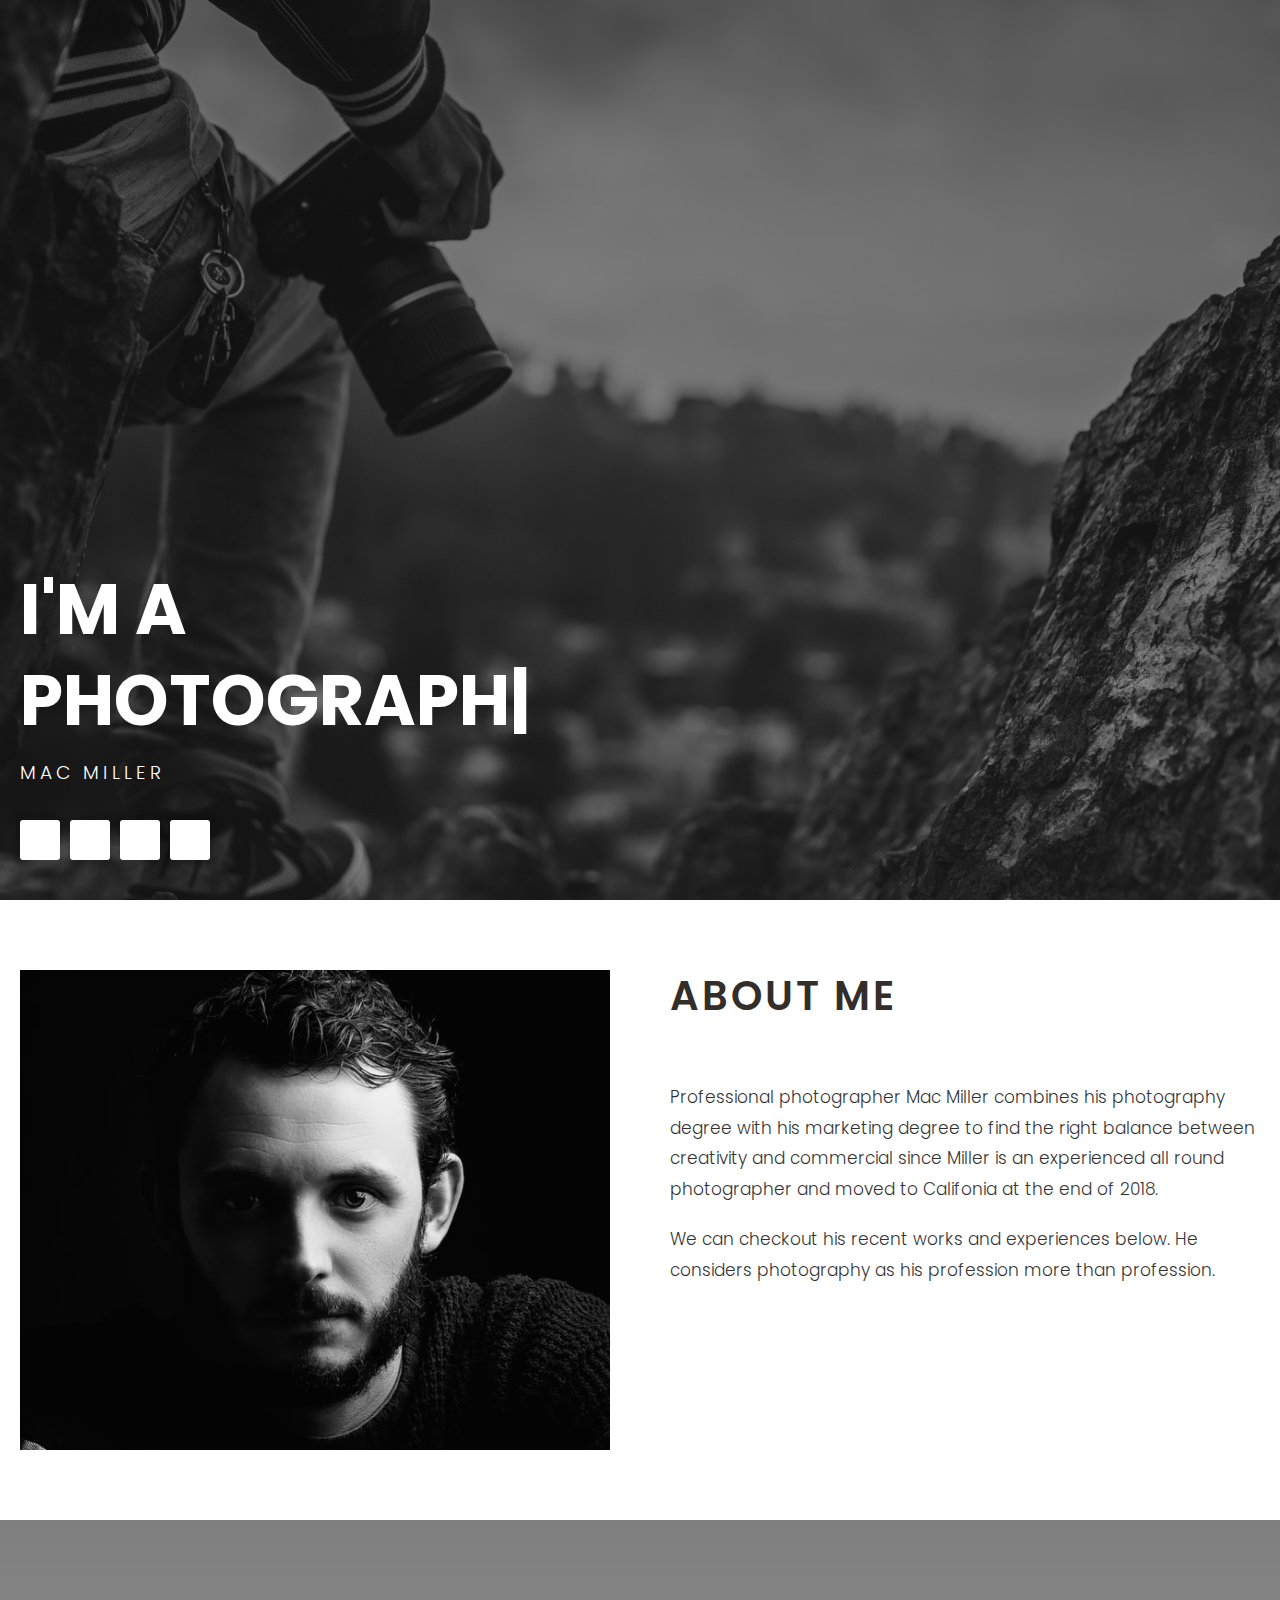
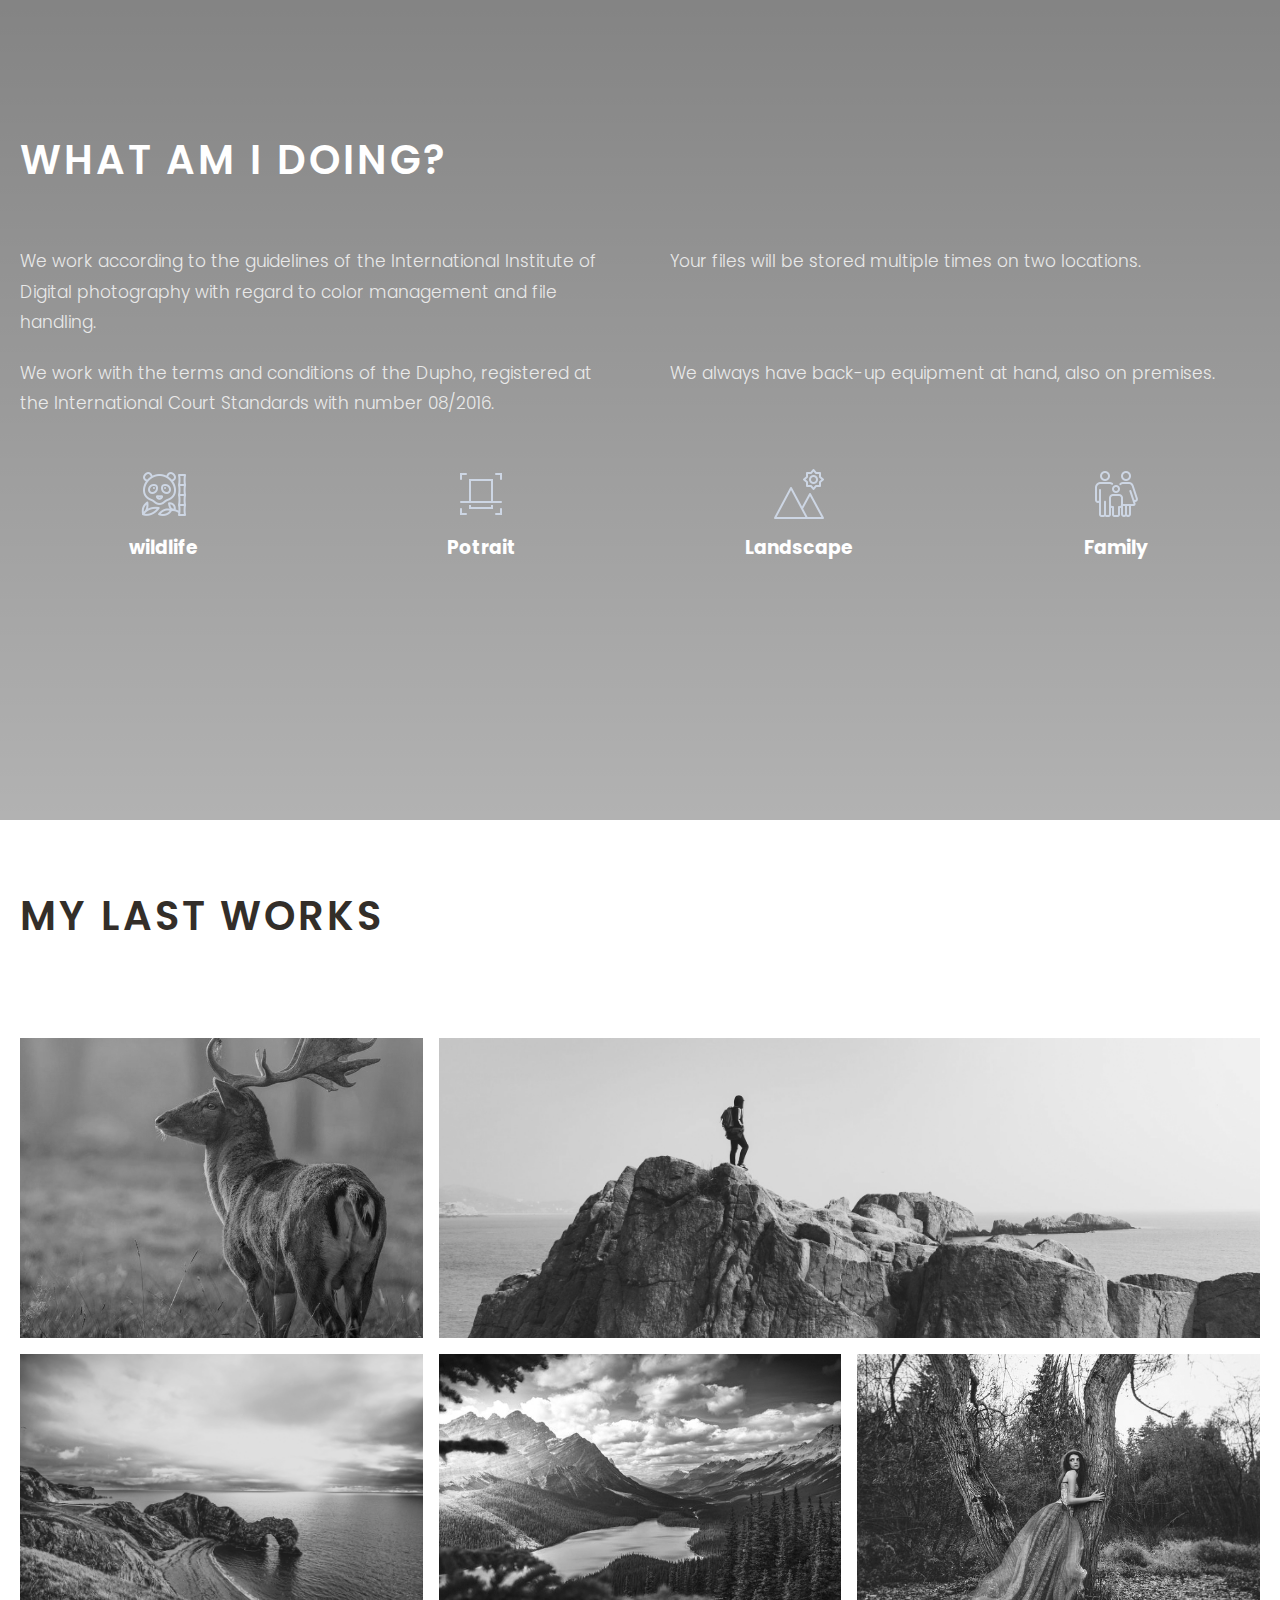
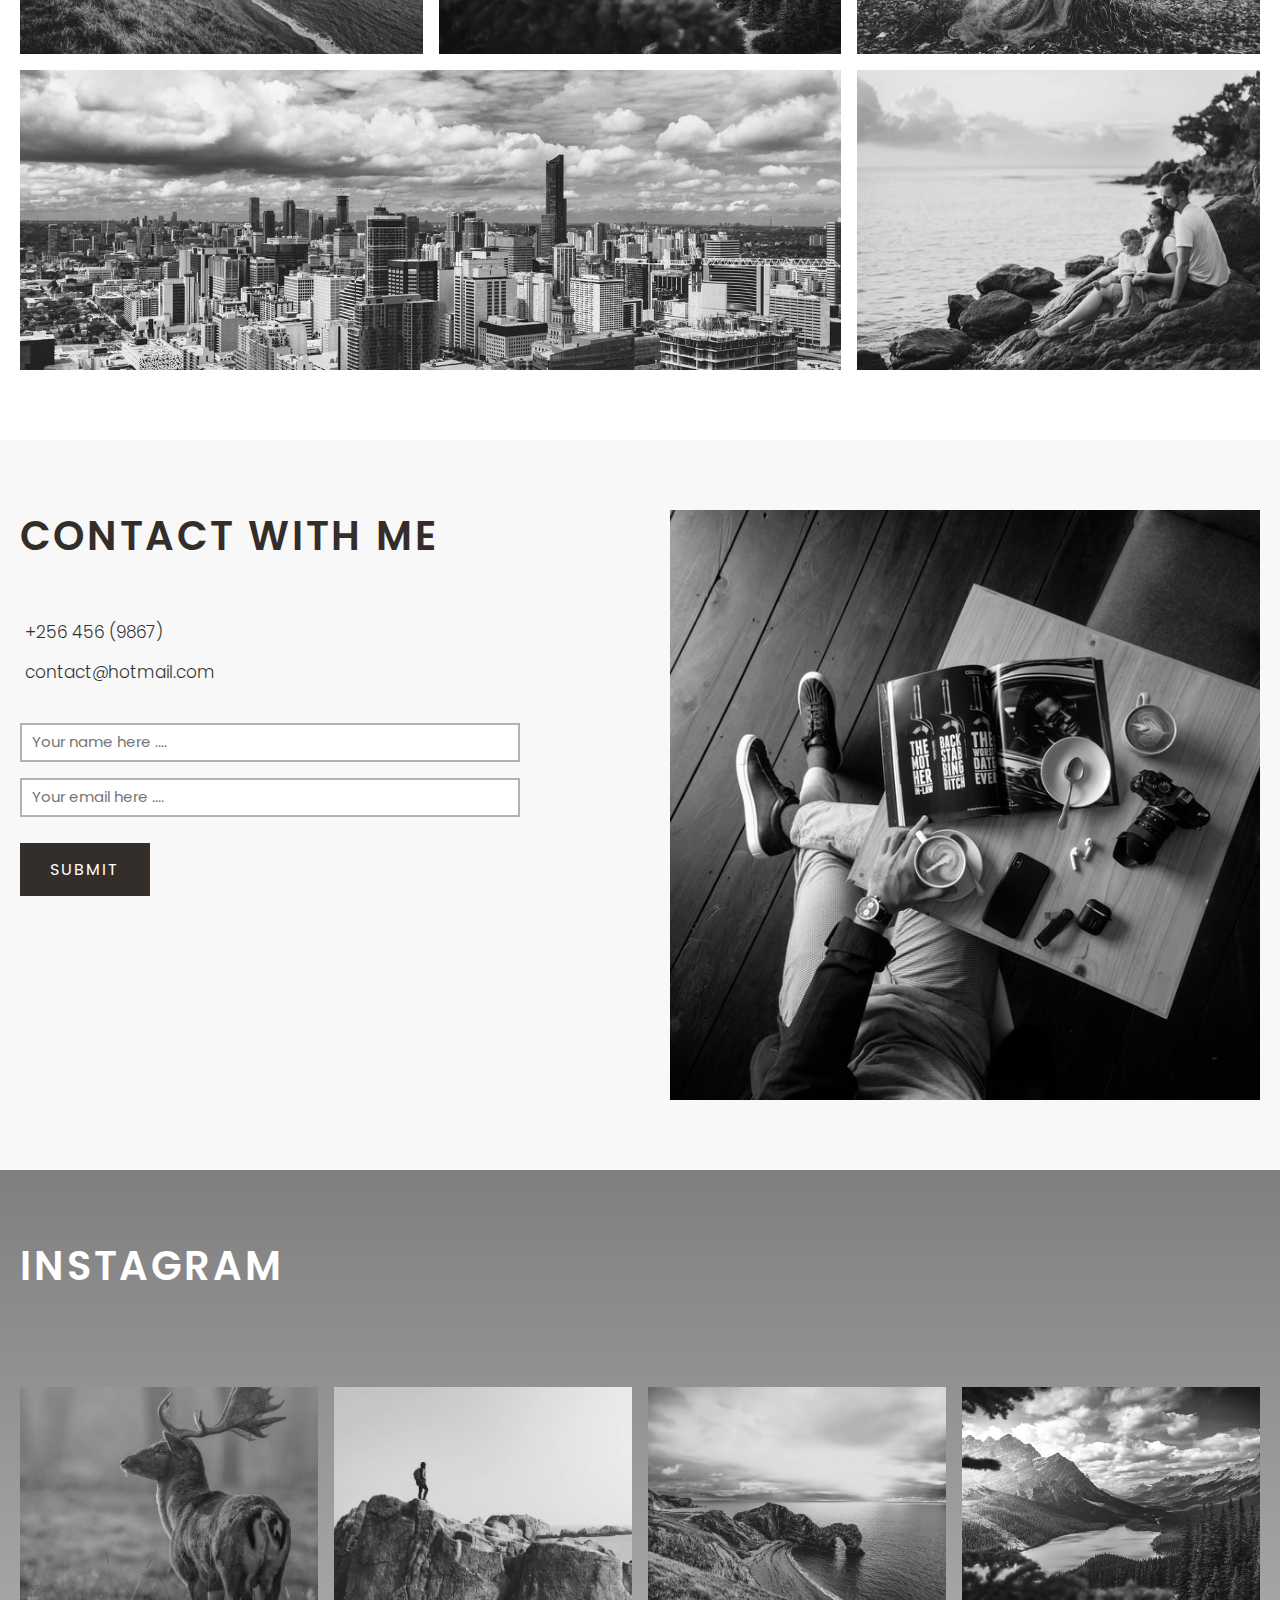
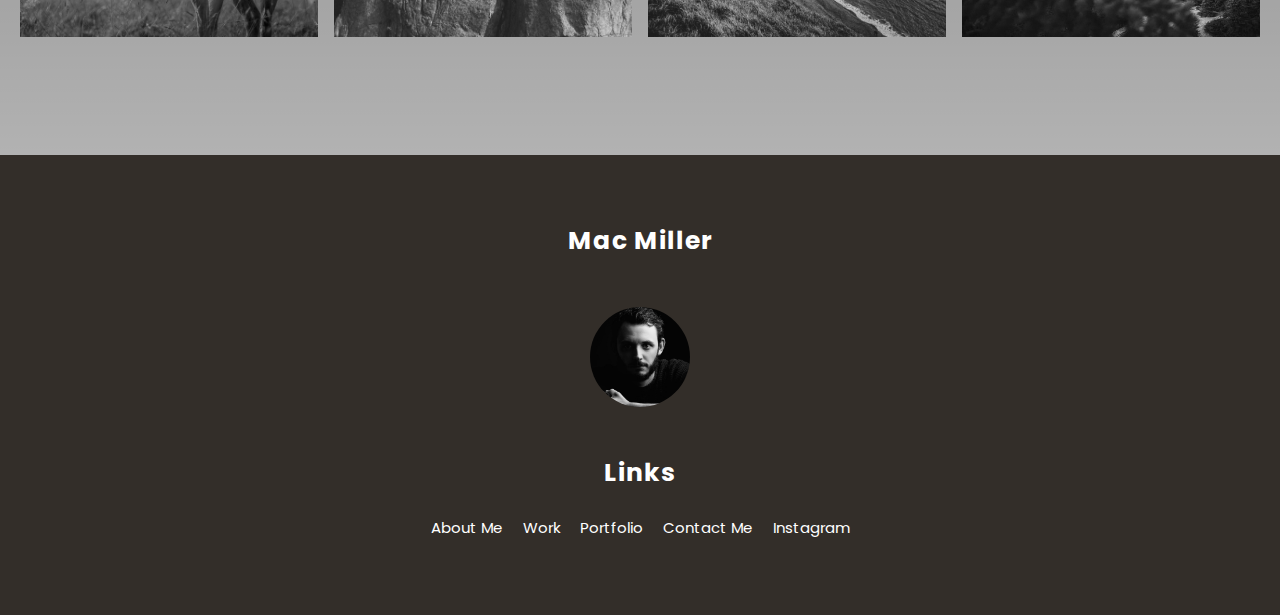
<file: index.html>
<!DOCTYPE html>
<html lang="en">
    <head>
        <meta charset="UTF-8">
        <meta http-equiv="X-UA-Compatible" content="IE=edge">
        <meta name="viewport" content="width=device-width, initial-scale=1.0">
        <title>https://taremwa.github.io/</title>
        <!--font awesome-->
        <link rel="stylesheet" href="https://cdnjs.cloudflare.com/ajax/libs/font-awesome/6.0.0-beta2/css/all.min.css" 
        integrity="sha512-YWzhKL2whUzgiheMoBFwW8CKV4qpHQAEuvilg9FAn5VJUDwKZZxkJNuGM4XkWuk94WCrrwslk8yWNGmY1EduTA==" 
        crossorigin="anonymous" referrerpolicy="no-referrer" />
        <link rel="stylesheet" href="css/styles.css">
    </head>
    <body>
        
        <!--header-->
        <header id="header" class="vh-100 flex">
            <div class="container">
                <div class="header-content">
                    <h1>I'm a <br><span class="typewrite" 
                        data-loop="yes" data-speed="100"
                        data-delay="2000" data-words='["photographer",
                        "videographer", "video editor", "Programmer"]'></span></h1>
                    <h3>Mac Miller</h3>

                    <ul class="social-link">
                        <li>
                            <a href="#" class="flex">
                                <i class="fab fa-facebook-f"></i>
                            </a>
                        </li>
                        <li>
                            <a href="#" class="flex">
                                <i class="fab fa-twitter"></i>
                            </a>
                        </li>
                        <li>
                            <a href="#" class="flex">
                                <i class="fab fa-instagram"></i>
                            </a>
                        </li>
                        <li>
                            <a href="#" class="flex">
                                <i class="fab fa-pinterest"></i>
                            </a>
                        </li>
                    </ul>
                </div>
            </div>
        </header>
        <!-- end of header -->

        <!-- main content -->
        <main>
            <!--- about section -->
            <section id="about" class="about py-7">
                <div class="container">
                    <div class="about-content grid">
                        <div class="about-left">
                            <img src="images/about-pic.jpg" alt="Photographer's Image">
                        </div>
                        <div class="about-right">
                            <div class="title">
                                <h2>About Me</h2>
                            </div>
                            <p class="lead">Professional photographer Mac Miller combines
                            his photography degree with his marketing degree to find
                            the right balance between creativity and commercial since
                            Miller is an experienced all round photographer and moved to Califonia at 
                            the end of 2018.</p>
                            <p class="lead">We can checkout his recent works
                            and experiences below. He considers photography as his
                            profession more than profession.</p>
                            <a href="#work" class="btn-down">
                                <i class="fas fa-chevron-down"></i>
                            </a>
                        </div>
                    </div>
                </div>
            </section>
            <!--- end of about section -->


            <!--- work section -->
            <section id="work" class="vh-100 flex py-7">
                <div class="container">
                    <div class="work-content">
                        <div class="title">
                            <h2>what am i doing?</h2>
                        </div>
                        <ul class="work-top grid">
                            <li class="lead">
                                <i class="fas fa-dot-circle"></i>We work according
                                to the guidelines of the International Institute
                                of Digital photography with regard to color
                                management and file handling.
                            </li>
                            <li class="lead">
                                <i class="fas fa-dot-circle"></i>
                                Your files will be stored multiple times on two 
                                locations.
                            </li>
                            <li class="lead">
                                <i class="fas fa-dot-circle"></i>We work with the terms
                                and conditions of the Dupho, registered at the International
                                Court Standards with number 08/2016.
                            </li>
                            <li class="lead">
                                <i class="fas fa-dot-circle"></i>
                                We always have back-up equipment at hand, also on premises.
                            </li>
                        </ul>

                        <div class="work-bottom grid">
                            <div>
                                <span class="icon">
                                    <img src="images/wildlife-icon.png" alt="wildlife Icon">
                                </span>
                                <h3>wildlife</h3>
                            </div>
                            <div>
                                <span class="icon">
                                    <img src="images/portrait-icon.png" alt="potrait Icon">
                                </span>
                                <h3>Potrait</h3>
                            </div>
                            <div>
                                <span class="icon">
                                    <img src="images/landscape-icon.png" alt="landscape Icon">
                                </span>
                                <h3>Landscape</h3>
                            </div>
                            <div>
                                <span class="icon">
                                    <img src="images/family-icon.png" alt="family Icon">
                                </span>
                                <h3>Family</h3>
                            </div>
                        </div>
                        <a href="#portfolio" class="btn-down
                        btn-down-white">
                            <i class="fas fa-chevron-down"></i>   
                        </a>
                    </div>
                </div>
            </section>
            <!--- end of work section -->

            <!--- Portfolio Section -->
            <section id="portfolio" class="vh-100 py-7">
                <div class="container">
                    <div class="portfolio-content">
                        <div class="title">
                            <h2>My last works</h2>
                            <a href="#contact" class="btn-down">
                                <i class="fas fa-chevron-down"></i>
                            </a>
                        </div>

                        <div class="portfolio-grid grid">
                            <div><img src="images/port-1.jpg" alt=""></div>
                            <div><img src="images/port-2.jpg" alt=""></div>
                            <div><img src="images/port-3.jpg" alt=""></div>
                            <div><img src="images/port-4.jpg" alt=""></div>
                            <div><img src="images/port-5.jpg" alt=""></div>
                            <div><img src="images/port-6.jpg" alt=""></div>
                            <div><img src="images/port-7.jpg" alt=""></div>
                        </div>
                    </div>
                </div>
            </section>
            <!--- Portfolio Section -->

            <!--- Contact Section-->
            <section id="contact" class="py-7">
                <div class="container">
                    <div class="contact-content flex">
                        <div class="contact-left">
                            <div class="title">
                                <h2>contact with me</h2>
                            </div>
                            <p class="lead"><i class="fas fa-phone-alt"></i> +256 456 (9867)</p>
                            <p class="lead"><i class="fas fa-envelope"></i> contact@hotmail.com</p>
                            <form action="">
                                <input type="text" class="form-control" placeholder="Your name here ....">
                                <input type="email" class="form-control" placeholder="Your email here ....">
                                <input type="submit" class="btn-submit btn" value="Submit">
                            </form>
                        </div>

                        <div class="contact-right">
                            <img src="images/contact-pic.jpg" alt="contact image">
                        </div>
                    </div>
                </div>
            </section>
            <!--- end of contact Section-->

            <!--- Instagram Section -->
            <section id="insta" class="py-7">
                <div class="container">
                    <div class="insta-container">
                        <div class="title">
                            <h2>instagram</h2>
                            <a href="#footer" class="btn-down btn-down-white">
                                <i class="fas fa-chevron-down"></i>
                            </a>
                 
                        </div>
                        <div class="insta-grid grid">
                            <div><img src="images/port-1.jpg"></div>
                            <div><img src="images/port-2.jpg"></div>
                            <div><img src="images/port-3.jpg"></div>
                            <div><img src="images/port-4.jpg"></div>
                        </div>
                    </div>
                </div>
            </section>
            <!--- end of instagram section -->
        </main>
        <!--- end of main content-->

        <!-- Footer -->
        <footer id="footer" class="py-7">
            <div class="container">
                <div class="footer-content">
                    <div>
                        <h3>Mac Miller</h3>
                        <div><img src="images/about-pic.jpg"></div>
                    </div>

                    <div>
                        <h3>Links</h3>
                        <ul class="flex">
                            <li><a href="#">About Me</a></li>
                            <li><a href="#">Work</a></li>
                            <li><a href="#">Portfolio</a></li>
                            <li><a href="#">Contact Me</a></li>
                            <li><a href="#">Instagram</a></li>
                        </ul>
                    </div>
                </div>
            </div>
        </footer>
        <!-- end of footer -->


        <!--- typewriting js -->
        <script src="typewriting-master/typewriting.js"></script>
    </body>
</html>
</file>
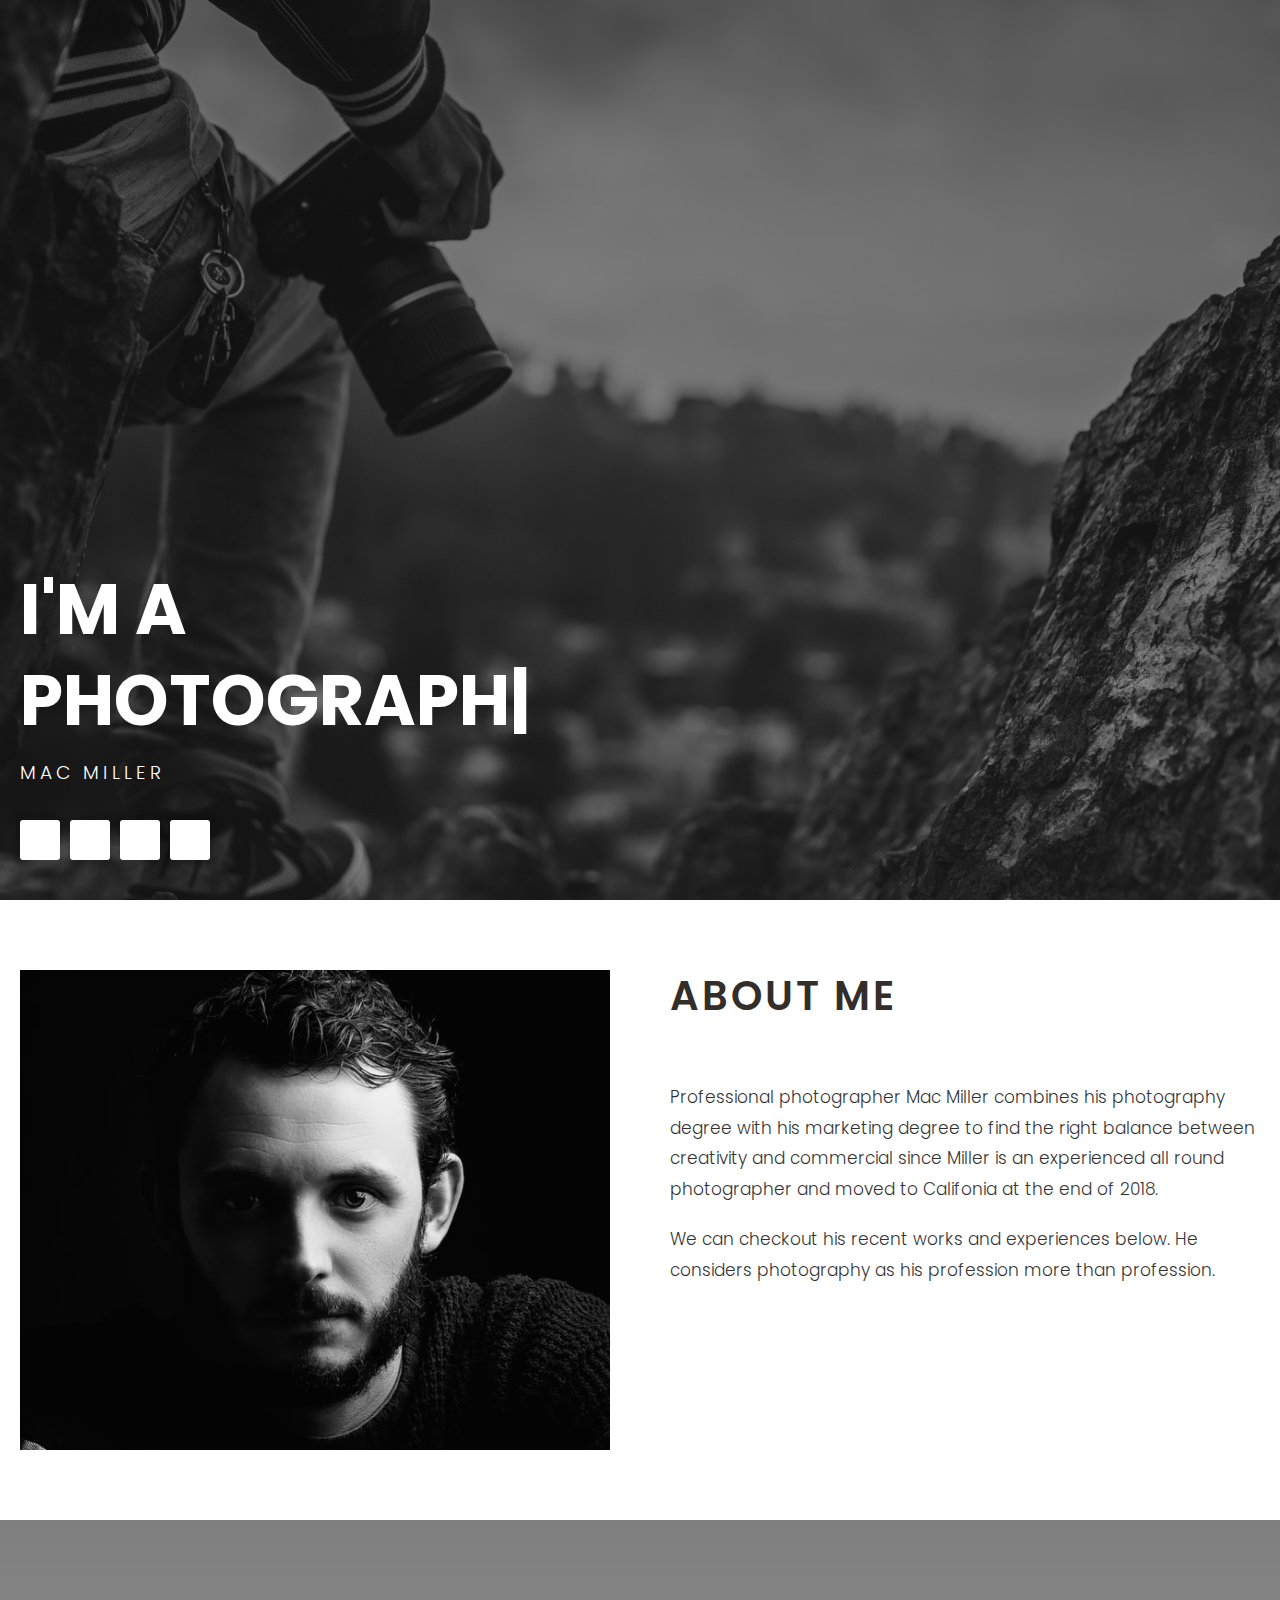
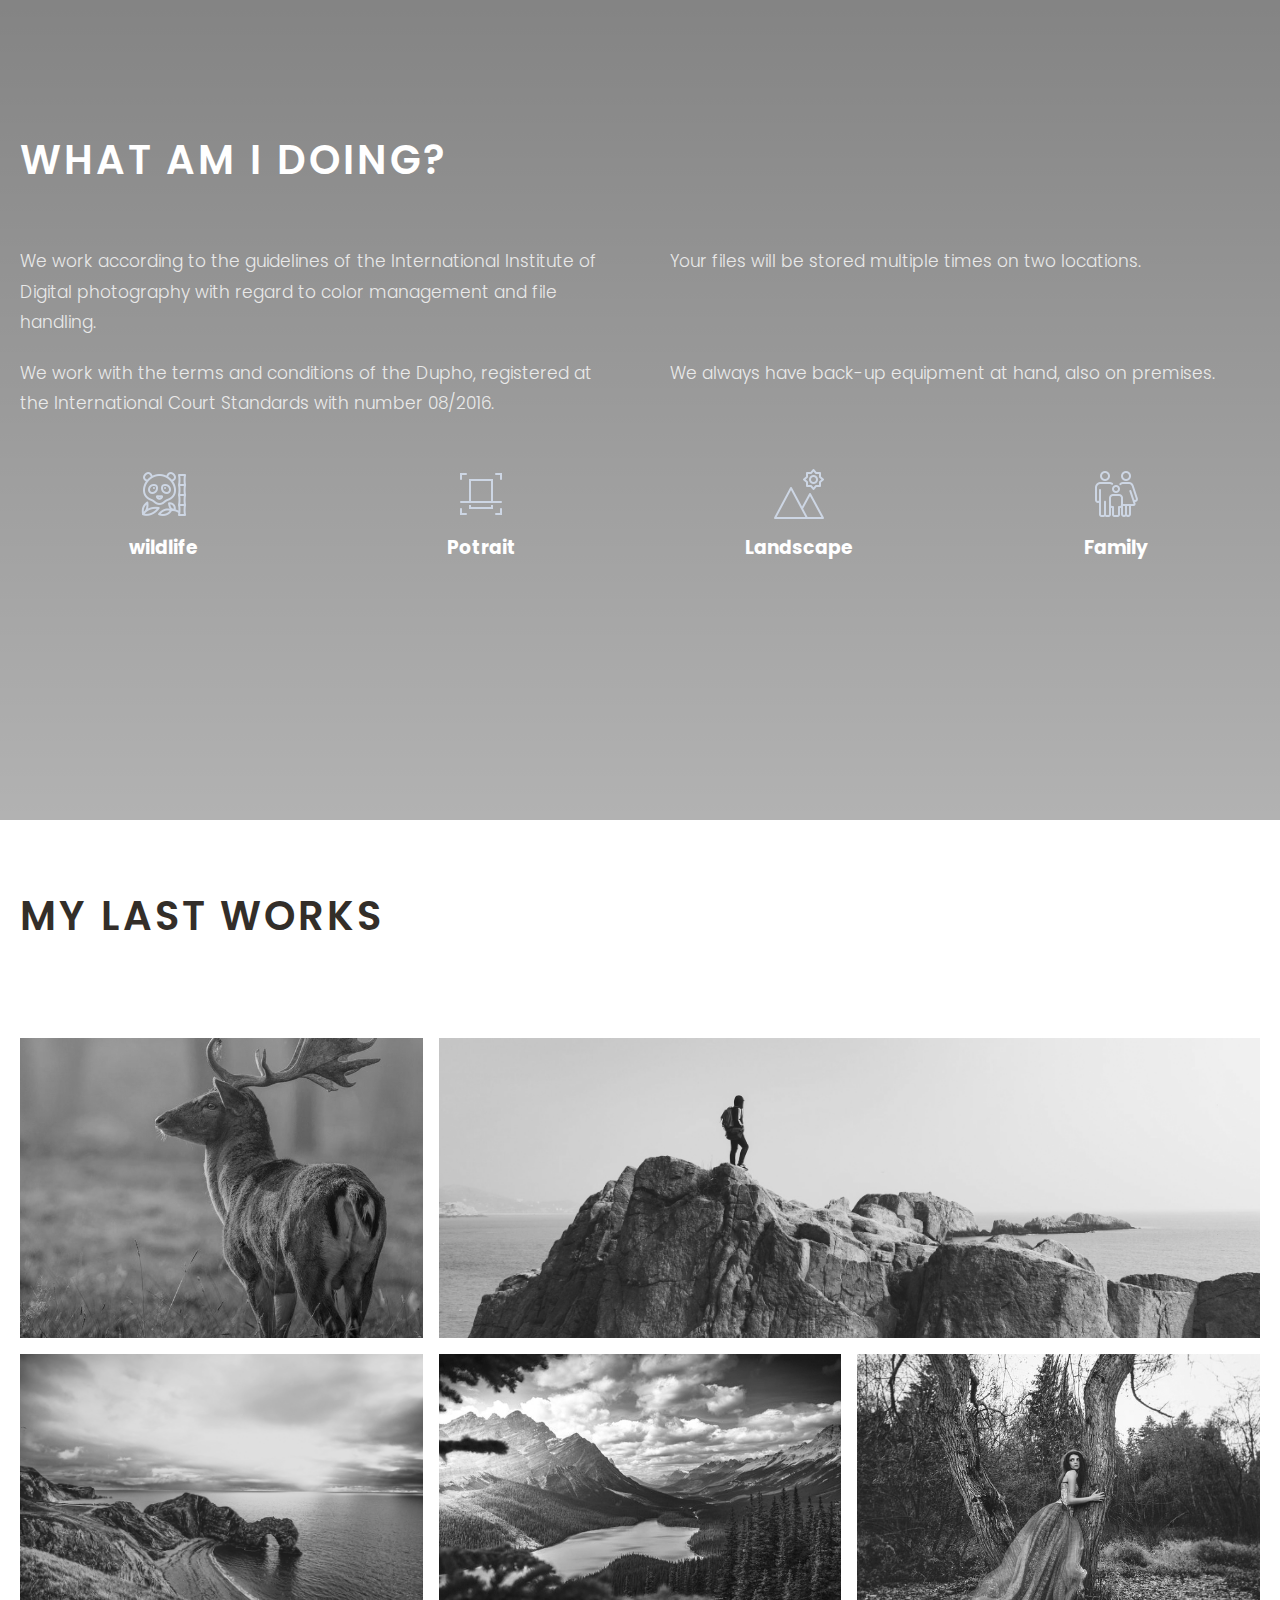
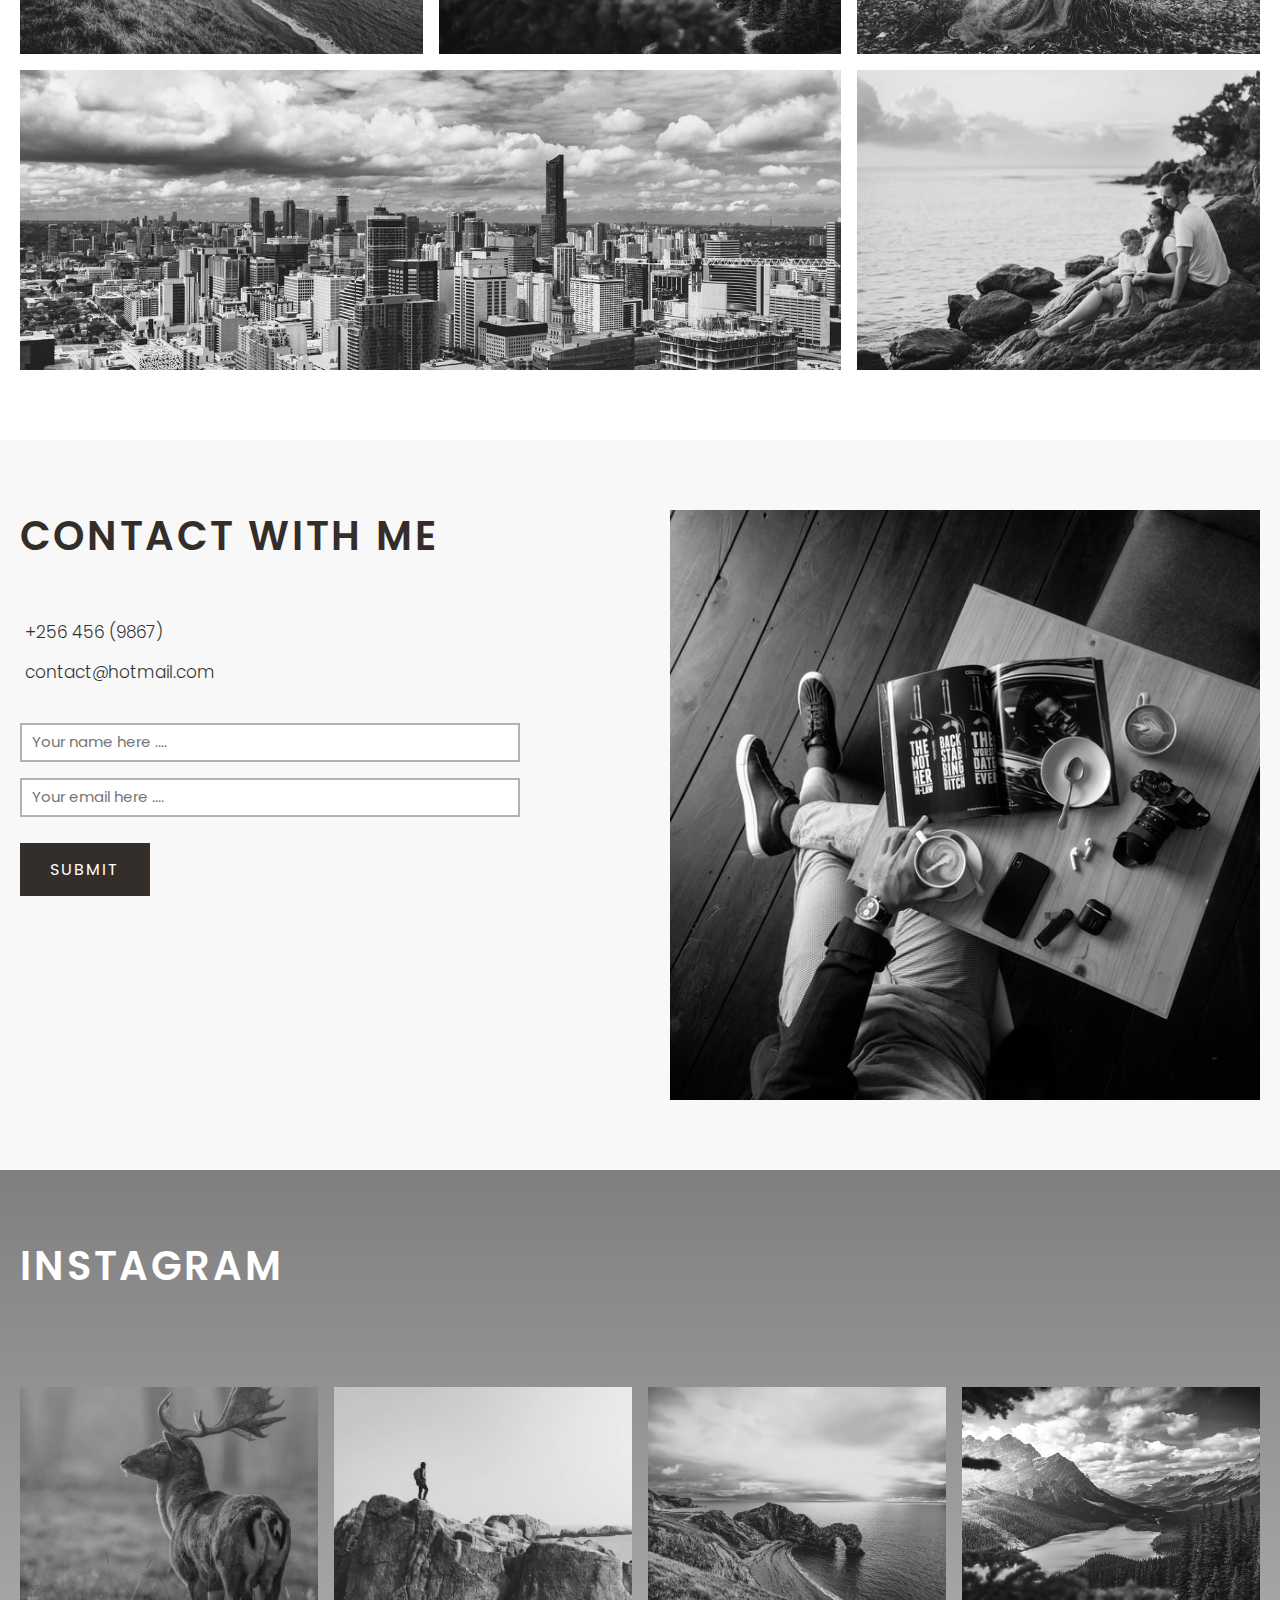
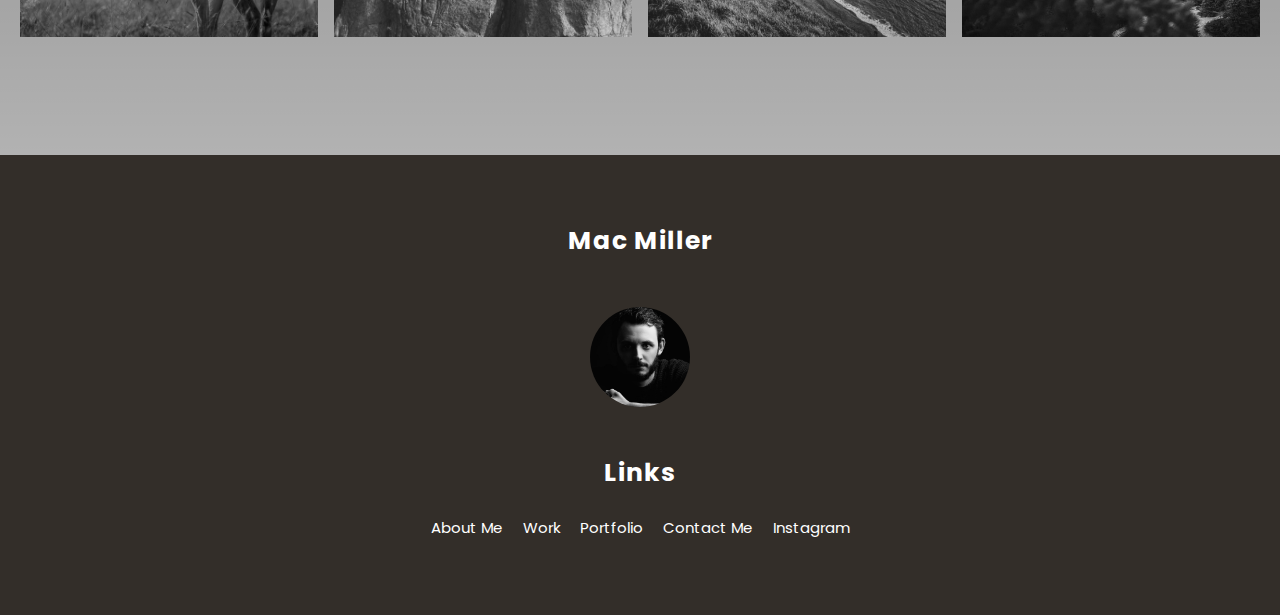
<file: photographerPortfolio/index.html>
<!DOCTYPE html>
<html lang="en">
    <head>
        <meta charset="UTF-8">
        <meta http-equiv="X-UA-Compatible" content="IE=edge">
        <meta name="viewport" content="width=device-width, initial-scale=1.0">
        <title>taremwa.github.io</title>
        <!--font awesome-->
        <link rel="stylesheet" href="https://cdnjs.cloudflare.com/ajax/libs/font-awesome/6.0.0-beta2/css/all.min.css" 
        integrity="sha512-YWzhKL2whUzgiheMoBFwW8CKV4qpHQAEuvilg9FAn5VJUDwKZZxkJNuGM4XkWuk94WCrrwslk8yWNGmY1EduTA==" 
        crossorigin="anonymous" referrerpolicy="no-referrer" />
        <link rel="stylesheet" href="css/styles.css">
    </head>
    <body>
        
        <!--header-->
        <header id="header" class="vh-100 flex">
            <div class="container">
                <div class="header-content">
                    <h1>I'm a <br><span class="typewrite" 
                        data-loop="yes" data-speed="100"
                        data-delay="2000" data-words='["photographer",
                        "videographer", "video editor", "Programmer"]'></span></h1>
                    <h3>Mac Miller</h3>

                    <ul class="social-link">
                        <li>
                            <a href="#" class="flex">
                                <i class="fab fa-facebook-f"></i>
                            </a>
                        </li>
                        <li>
                            <a href="#" class="flex">
                                <i class="fab fa-twitter"></i>
                            </a>
                        </li>
                        <li>
                            <a href="#" class="flex">
                                <i class="fab fa-instagram"></i>
                            </a>
                        </li>
                        <li>
                            <a href="#" class="flex">
                                <i class="fab fa-pinterest"></i>
                            </a>
                        </li>
                    </ul>
                </div>
            </div>
        </header>
        <!-- end of header -->

        <!-- main content -->
        <main>
            <!--- about section -->
            <section id="about" class="about py-7">
                <div class="container">
                    <div class="about-content grid">
                        <div class="about-left">
                            <img src="images/about-pic.jpg" alt="Photographer's Image">
                        </div>
                        <div class="about-right">
                            <div class="title">
                                <h2>About Me</h2>
                            </div>
                            <p class="lead">Professional photographer Mac Miller combines
                            his photography degree with his marketing degree to find
                            the right balance between creativity and commercial since
                            Miller is an experienced all round photographer and moved to Califonia at 
                            the end of 2018.</p>
                            <p class="lead">We can checkout his recent works
                            and experiences below. He considers photography as his
                            profession more than profession.</p>
                            <a href="#work" class="btn-down">
                                <i class="fas fa-chevron-down"></i>
                            </a>
                        </div>
                    </div>
                </div>
            </section>
            <!--- end of about section -->


            <!--- work section -->
            <section id="work" class="vh-100 flex py-7">
                <div class="container">
                    <div class="work-content">
                        <div class="title">
                            <h2>what am i doing?</h2>
                        </div>
                        <ul class="work-top grid">
                            <li class="lead">
                                <i class="fas fa-dot-circle"></i>We work according
                                to the guidelines of the International Institute
                                of Digital photography with regard to color
                                management and file handling.
                            </li>
                            <li class="lead">
                                <i class="fas fa-dot-circle"></i>
                                Your files will be stored multiple times on two 
                                locations.
                            </li>
                            <li class="lead">
                                <i class="fas fa-dot-circle"></i>We work with the terms
                                and conditions of the Dupho, registered at the International
                                Court Standards with number 08/2016.
                            </li>
                            <li class="lead">
                                <i class="fas fa-dot-circle"></i>
                                We always have back-up equipment at hand, also on premises.
                            </li>
                        </ul>

                        <div class="work-bottom grid">
                            <div>
                                <span class="icon">
                                    <img src="images/wildlife-icon.png" alt="wildlife Icon">
                                </span>
                                <h3>wildlife</h3>
                            </div>
                            <div>
                                <span class="icon">
                                    <img src="images/portrait-icon.png" alt="potrait Icon">
                                </span>
                                <h3>Potrait</h3>
                            </div>
                            <div>
                                <span class="icon">
                                    <img src="images/landscape-icon.png" alt="landscape Icon">
                                </span>
                                <h3>Landscape</h3>
                            </div>
                            <div>
                                <span class="icon">
                                    <img src="images/family-icon.png" alt="family Icon">
                                </span>
                                <h3>Family</h3>
                            </div>
                        </div>
                        <a href="#portfolio" class="btn-down
                        btn-down-white">
                            <i class="fas fa-chevron-down"></i>   
                        </a>
                    </div>
                </div>
            </section>
            <!--- end of work section -->

            <!--- Portfolio Section -->
            <section id="portfolio" class="vh-100 py-7">
                <div class="container">
                    <div class="portfolio-content">
                        <div class="title">
                            <h2>My last works</h2>
                            <a href="#contact" class="btn-down">
                                <i class="fas fa-chevron-down"></i>
                            </a>
                        </div>

                        <div class="portfolio-grid grid">
                            <div><img src="images/port-1.jpg" alt=""></div>
                            <div><img src="images/port-2.jpg" alt=""></div>
                            <div><img src="images/port-3.jpg" alt=""></div>
                            <div><img src="images/port-4.jpg" alt=""></div>
                            <div><img src="images/port-5.jpg" alt=""></div>
                            <div><img src="images/port-6.jpg" alt=""></div>
                            <div><img src="images/port-7.jpg" alt=""></div>
                        </div>
                    </div>
                </div>
            </section>
            <!--- Portfolio Section -->

            <!--- Contact Section-->
            <section id="contact" class="py-7">
                <div class="container">
                    <div class="contact-content flex">
                        <div class="contact-left">
                            <div class="title">
                                <h2>contact with me</h2>
                            </div>
                            <p class="lead"><i class="fas fa-phone-alt"></i> +256 456 (9867)</p>
                            <p class="lead"><i class="fas fa-envelope"></i> contact@hotmail.com</p>
                            <form action="">
                                <input type="text" class="form-control" placeholder="Your name here ....">
                                <input type="email" class="form-control" placeholder="Your email here ....">
                                <input type="submit" class="btn-submit btn" value="Submit">
                            </form>
                        </div>

                        <div class="contact-right">
                            <img src="images/contact-pic.jpg" alt="contact image">
                        </div>
                    </div>
                </div>
            </section>
            <!--- end of contact Section-->

            <!--- Instagram Section -->
            <section id="insta" class="py-7">
                <div class="container">
                    <div class="insta-container">
                        <div class="title">
                            <h2>instagram</h2>
                            <a href="#footer" class="btn-down btn-down-white">
                                <i class="fas fa-chevron-down"></i>
                            </a>
                 
                        </div>
                        <div class="insta-grid grid">
                            <div><img src="images/port-1.jpg"></div>
                            <div><img src="images/port-2.jpg"></div>
                            <div><img src="images/port-3.jpg"></div>
                            <div><img src="images/port-4.jpg"></div>
                        </div>
                    </div>
                </div>
            </section>
            <!--- end of instagram section -->
        </main>
        <!--- end of main content-->

        <!-- Footer -->
        <footer id="footer" class="py-7">
            <div class="container">
                <div class="footer-content">
                    <div>
                        <h3>Mac Miller</h3>
                        <div><img src="images/about-pic.jpg"></div>
                    </div>

                    <div>
                        <h3>Links</h3>
                        <ul class="flex">
                            <li><a href="#">About Me</a></li>
                            <li><a href="#">Work</a></li>
                            <li><a href="#">Portfolio</a></li>
                            <li><a href="#">Contact Me</a></li>
                            <li><a href="#">Instagram</a></li>
                        </ul>
                    </div>
                </div>
            </div>
        </footer>
        <!-- end of footer -->


        <!--- typewriting js -->
        <script src="typewriting-master/typewriting.js"></script>
    </body>
</html>
</file>
<file: css/styles.css>
/* Google fonts **/
@import url('https://fonts.googleapis.com/css2?family=Poppins:wght@300;400;500;600;700&display=swap');

:root{
    --transition: all 300ms ease-in-out;
    --dark-color: #332e29;
    --light-color: #fff;
}

*{
    box-sizing: border-box;
    padding: 0;
    margin: 0;
    outline: 0;
}
html{
    font-size: 10px;
    scroll-behavior: smooth;
}
body{
    font-size: 1.6rem;
    font-family: 'Poppins', sans-serif;
    line-height: 1.6;
}

button, .btn{
    cursor: pointer;
    border: none;
    background: transparent;
}
ul{
    list-style-type: none;
}
a{
    text-decoration: none;
    color: var(--dark-color);
}
img{
    width: 100%;
    display: block;
}
.container{
    max-width: 100%;
    margin: 0 auto;
    padding: 0 2rem;
}
.vh-100{
    min-height: 100vh;
}
h1, h2, h3{
    margin-top: 0;
    line-height: 1.3;
    margin-bottom: 2rem;
    color: var(--dark-color);
}
.flex{
    display: flex;
    align-items: center;
    justify-content: center;
}
.py-7{
    padding: 7rem 0;
}
.grid{
    display: grid;
    grid-template-columns: repeat(1, 1fr);
    gap: 1em;
}
.lead{
    opacity: 0.8;
    padding: 1rem 0;
    font-size: 1.7rem;
    font-weight: 300;
    line-height: 1.8;
}


/* header */
#header{
    background: linear-gradient(rgb(0,0,0,0.5), rgba(0,0,0,0.3)), 
    url('../images/header-banner.jpg')
    center/cover no-repeat fixed;
    justify-content: flex-start;
    align-items: flex-end;
}
#header .container{
    width: 100%;
}
.header-content{
    padding-bottom: 4rem;
}
.header-content h1{
    font-size: 4.5rem;
    margin-bottom: 0;
    text-transform: uppercase;
    color: var(--light-color)
}
.header-content h3{
    color: var(--light-color);
    font-weight: 300;
    letter-spacing: 4px;
    text-transform: uppercase;
    margin-top: 1.5rem;
}
.social-link{
    display: flex;
    margin-top: 3.5rem;
}
.social-link li a{
    width: 40px;
    height: 40px;
    background-color: var(--light-color);
    margin-right: 1rem;
    border-radius: .3rem;
    box-shadow: 0 0 6px 5px rgba(0,0,0,0.2);
    transition: var(--transition);
}
.social-link li a:hover{
    opacity: 0.9;
}

/* about */
.about-left{
    margin-bottom: 4rem;
    height: 480px;
    overflow: hidden;
}
/* button down and title -reusable */
.btn-down{
    font-size: 3rem;
    display: inline-block;
    margin-top: 1rem;
    transform: var(--transition);
}
.btn-down:hover{
    opacity: 0.8;
    transform: translateY(5px);
}
.btn-down-white{
    color: var(--light-color);
}
.title{
    margin-bottom: 5rem;
}
.title h2{
    text-transform: uppercase;
    letter-spacing: 3px;
    font-weight: 600;
    position: relative;
}
title h2::after{
    position: absolute;
    content: "";
    top: 120%;
    left: 0;
    width: 70px;
    height: 4px;
    background-color: var(--dark-color);
}

/* work */
#work{
    background: linear-gradient(rgb(0,0,0,0.5), rgba(0,0,0,0.3)),
     url('../images/work-pic.jpg')
    center/cover no-repeat fixed;
    color: var(--light-color);
}
#work .title h2, #work h3{
    color: var(--light-color);
}
#work .title h2::after{
    background-color: var(--light-color);
}
.work-bottom{
    margin-top: 4rem;
    text-align: center;
}
.work-bottom > div .icon img{
    width: 50px;
    margin: 0 auto 1.7rem auto;
}

/* portfolio*/
.portfolio-grid > div{
    transition: var(--transition);
}
.portfolio-grid > div:hover{
    transform: scale(0.9);
}

/* contact */
#contact{
    background-color: rgb(248, 248, 248);
}
.contact-content{
    flex-direction: column;
    align-items: stretch;
}
.contact-left{
    margin-bottom: 5rem;
}
.contact-left .lead{
    padding: 0.5rem;
}
.contact-left form{
    margin-top: 3rem;
}
.contact-left form .form-control{
    display: block;
    margin: 1.6rem 0;
    border: 2px solid rgba(0, 0, 0, 0.3);
    padding: 1rem;
    width: 100%;
}
.contact-left form .form-control::placeholder{
    font-size: 15px;
    font-family: 'Poppins', sans-serif;
}
.contact-left .btn-submit{
    padding: 1.4rem 3rem;
    font-family: 'Poppins', sans-serif;
    background-color: var(--dark-color);
    color: var(--light-color);
    margin-top: 1rem;
    text-transform: uppercase;
    letter-spacing: 2px;
    font-size: 1.6rem;
    transition: var(--transition);
}
.contact-left .btn-submit:hover{
    background-color: #000;
}

/* insta */
#insta{
    background: linear-gradient(rgb(0,0,0,0.5), rgba(0,0,0,0.3)),
     url('../images/insta-pic.jpg')
    center/cover no-repeat fixed;
    min-height: 65vh;
}
#insta .title h2{
    color: var(--light-color);
}
#insta .title h2::after{
    background-color: var(--light-color);
}
.insta-grid > div{
    height: 400px;
    overflow: hidden;
    transition: var(--transition);
}
.insta-grid > div img{
    height: 100%;
    object-fit: cover;
}
.insta-grid > div:hover{
    transform: scale(0.9);
}

/*Footer*/
#footer{
    background-color: var(--dark-color);
    color: var(--light-color);
}
.footer-content{
    text-align: center;
}
.footer-content h3{
    color: var(--light-color);
    font-size: 2.5rem;
    letter-spacing: 1px;
}
.footer-content ul{
    flex-direction: column;
}
.footer-content ul li a{
    color: var(--light-color);
    font-size: 1.5rem;
    transition: var(--transition);
}
.footer-content ul li a:hover{
    opacity: 0.7;
}
.footer-content ul li{
    margin: .5rem 1rem;
}
.footer-content > div:first-child{
    margin-bottom: 3rem;
}
.footer-content > div:first-child div{
    width: 100px;
    height: 100px;
    overflow: hidden;
    margin: 5rem auto;
    border-radius:  50%;
}


/* media Queries*/
@media(min-width: 500px){
    .work-bottom{
        grid-template-columns: repeat(2, 1fr);
        column-gap: 3rem;
        row-gap: 0;
    }
}
@media(min-width: 600px){
    .title h2{
        font-size: 4rem;
    }
    .work-bottom{
        grid-template-columns: repeat(4, 1fr);
    }
    .portfolio-grid{
        grid-template-columns: repeat(2, 1fr);
    }
    .portfolio-grid > div{
        height: 300px;
        overflow: hidden;
    }
    .portfolio-grid > div img{
        height: 100%;
        object-fit: cover;
    }
    .contact-left form .form-control{
        max-width: 500px;
    }
    .footer-content ul{
        flex-direction: row;
    }
}

@media(min-width: 800px){
    .header-content h1{
        font-size: 7rem;
    }
    .about-content, .work-top{
        grid-template-columns: repeat(2, 1fr);
        column-gap: 6rem;
        row-gap: 0;
    }
    .about-left{
        margin-bottom: 0;
    }
    .contact-content{
        flex-direction: row;
    }
    .contact-right{
        padding-left: 3rem;
        width: 50%;
    }
    .contact-left{
        width: 50%;
    }
    .insta-grid{
        grid-template-columns: repeat(2, 1fr);
    }
}

@media(min-width: 992px){
    .insta-grid{
        grid-template-columns: repeat(4, 1fr);
    }
    .insta-grid > div{
        height: 250px;
    }
}

@media(min-width: 1200px){
    .portfolio-grid{
        grid-template-columns: repeat(3, 1fr);
    }
    .portfolio-grid > div:nth-child(2){
        grid-column: 2 / 4;
    }
    .portfolio-grid > div:nth-child(6){
        grid-column: 1 / 3;
    }
}
</file>
<file: photographerPortfolio/css/styles.css>
/* Google fonts **/
@import url('https://fonts.googleapis.com/css2?family=Poppins:wght@300;400;500;600;700&display=swap');

:root{
    --transition: all 300ms ease-in-out;
    --dark-color: #332e29;
    --light-color: #fff;
}

*{
    box-sizing: border-box;
    padding: 0;
    margin: 0;
    outline: 0;
}
html{
    font-size: 10px;
    scroll-behavior: smooth;
}
body{
    font-size: 1.6rem;
    font-family: 'Poppins', sans-serif;
    line-height: 1.6;
}

button, .btn{
    cursor: pointer;
    border: none;
    background: transparent;
}
ul{
    list-style-type: none;
}
a{
    text-decoration: none;
    color: var(--dark-color);
}
img{
    width: 100%;
    display: block;
}
.container{
    max-width: 100%;
    margin: 0 auto;
    padding: 0 2rem;
}
.vh-100{
    min-height: 100vh;
}
h1, h2, h3{
    margin-top: 0;
    line-height: 1.3;
    margin-bottom: 2rem;
    color: var(--dark-color);
}
.flex{
    display: flex;
    align-items: center;
    justify-content: center;
}
.py-7{
    padding: 7rem 0;
}
.grid{
    display: grid;
    grid-template-columns: repeat(1, 1fr);
    gap: 1em;
}
.lead{
    opacity: 0.8;
    padding: 1rem 0;
    font-size: 1.7rem;
    font-weight: 300;
    line-height: 1.8;
}


/* header */
#header{
    background: linear-gradient(rgb(0,0,0,0.5), rgba(0,0,0,0.3)), 
    url('../images/header-banner.jpg')
    center/cover no-repeat fixed;
    justify-content: flex-start;
    align-items: flex-end;
}
#header .container{
    width: 100%;
}
.header-content{
    padding-bottom: 4rem;
}
.header-content h1{
    font-size: 4.5rem;
    margin-bottom: 0;
    text-transform: uppercase;
    color: var(--light-color)
}
.header-content h3{
    color: var(--light-color);
    font-weight: 300;
    letter-spacing: 4px;
    text-transform: uppercase;
    margin-top: 1.5rem;
}
.social-link{
    display: flex;
    margin-top: 3.5rem;
}
.social-link li a{
    width: 40px;
    height: 40px;
    background-color: var(--light-color);
    margin-right: 1rem;
    border-radius: .3rem;
    box-shadow: 0 0 6px 5px rgba(0,0,0,0.2);
    transition: var(--transition);
}
.social-link li a:hover{
    opacity: 0.9;
}

/* about */
.about-left{
    margin-bottom: 4rem;
    height: 480px;
    overflow: hidden;
}
/* button down and title -reusable */
.btn-down{
    font-size: 3rem;
    display: inline-block;
    margin-top: 1rem;
    transform: var(--transition);
}
.btn-down:hover{
    opacity: 0.8;
    transform: translateY(5px);
}
.btn-down-white{
    color: var(--light-color);
}
.title{
    margin-bottom: 5rem;
}
.title h2{
    text-transform: uppercase;
    letter-spacing: 3px;
    font-weight: 600;
    position: relative;
}
title h2::after{
    position: absolute;
    content: "";
    top: 120%;
    left: 0;
    width: 70px;
    height: 4px;
    background-color: var(--dark-color);
}

/* work */
#work{
    background: linear-gradient(rgb(0,0,0,0.5), rgba(0,0,0,0.3)),
     url('../images/work-pic.jpg')
    center/cover no-repeat fixed;
    color: var(--light-color);
}
#work .title h2, #work h3{
    color: var(--light-color);
}
#work .title h2::after{
    background-color: var(--light-color);
}
.work-bottom{
    margin-top: 4rem;
    text-align: center;
}
.work-bottom > div .icon img{
    width: 50px;
    margin: 0 auto 1.7rem auto;
}

/* portfolio*/
.portfolio-grid > div{
    transition: var(--transition);
}
.portfolio-grid > div:hover{
    transform: scale(0.9);
}

/* contact */
#contact{
    background-color: rgb(248, 248, 248);
}
.contact-content{
    flex-direction: column;
    align-items: stretch;
}
.contact-left{
    margin-bottom: 5rem;
}
.contact-left .lead{
    padding: 0.5rem;
}
.contact-left form{
    margin-top: 3rem;
}
.contact-left form .form-control{
    display: block;
    margin: 1.6rem 0;
    border: 2px solid rgba(0, 0, 0, 0.3);
    padding: 1rem;
    width: 100%;
}
.contact-left form .form-control::placeholder{
    font-size: 15px;
    font-family: 'Poppins', sans-serif;
}
.contact-left .btn-submit{
    padding: 1.4rem 3rem;
    font-family: 'Poppins', sans-serif;
    background-color: var(--dark-color);
    color: var(--light-color);
    margin-top: 1rem;
    text-transform: uppercase;
    letter-spacing: 2px;
    font-size: 1.6rem;
    transition: var(--transition);
}
.contact-left .btn-submit:hover{
    background-color: #000;
}

/* insta */
#insta{
    background: linear-gradient(rgb(0,0,0,0.5), rgba(0,0,0,0.3)),
     url('../images/insta-pic.jpg')
    center/cover no-repeat fixed;
    min-height: 65vh;
}
#insta .title h2{
    color: var(--light-color);
}
#insta .title h2::after{
    background-color: var(--light-color);
}
.insta-grid > div{
    height: 400px;
    overflow: hidden;
    transition: var(--transition);
}
.insta-grid > div img{
    height: 100%;
    object-fit: cover;
}
.insta-grid > div:hover{
    transform: scale(0.9);
}

/*Footer*/
#footer{
    background-color: var(--dark-color);
    color: var(--light-color);
}
.footer-content{
    text-align: center;
}
.footer-content h3{
    color: var(--light-color);
    font-size: 2.5rem;
    letter-spacing: 1px;
}
.footer-content ul{
    flex-direction: column;
}
.footer-content ul li a{
    color: var(--light-color);
    font-size: 1.5rem;
    transition: var(--transition);
}
.footer-content ul li a:hover{
    opacity: 0.7;
}
.footer-content ul li{
    margin: .5rem 1rem;
}
.footer-content > div:first-child{
    margin-bottom: 3rem;
}
.footer-content > div:first-child div{
    width: 100px;
    height: 100px;
    overflow: hidden;
    margin: 5rem auto;
    border-radius:  50%;
}


/* media Queries*/
@media(min-width: 500px){
    .work-bottom{
        grid-template-columns: repeat(2, 1fr);
        column-gap: 3rem;
        row-gap: 0;
    }
}
@media(min-width: 600px){
    .title h2{
        font-size: 4rem;
    }
    .work-bottom{
        grid-template-columns: repeat(4, 1fr);
    }
    .portfolio-grid{
        grid-template-columns: repeat(2, 1fr);
    }
    .portfolio-grid > div{
        height: 300px;
        overflow: hidden;
    }
    .portfolio-grid > div img{
        height: 100%;
        object-fit: cover;
    }
    .contact-left form .form-control{
        max-width: 500px;
    }
    .footer-content ul{
        flex-direction: row;
    }
}

@media(min-width: 800px){
    .header-content h1{
        font-size: 7rem;
    }
    .about-content, .work-top{
        grid-template-columns: repeat(2, 1fr);
        column-gap: 6rem;
        row-gap: 0;
    }
    .about-left{
        margin-bottom: 0;
    }
    .contact-content{
        flex-direction: row;
    }
    .contact-right{
        padding-left: 3rem;
        width: 50%;
    }
    .contact-left{
        width: 50%;
    }
    .insta-grid{
        grid-template-columns: repeat(2, 1fr);
    }
}

@media(min-width: 992px){
    .insta-grid{
        grid-template-columns: repeat(4, 1fr);
    }
    .insta-grid > div{
        height: 250px;
    }
}

@media(min-width: 1200px){
    .portfolio-grid{
        grid-template-columns: repeat(3, 1fr);
    }
    .portfolio-grid > div:nth-child(2){
        grid-column: 2 / 4;
    }
    .portfolio-grid > div:nth-child(6){
        grid-column: 1 / 3;
    }
}
</file>
